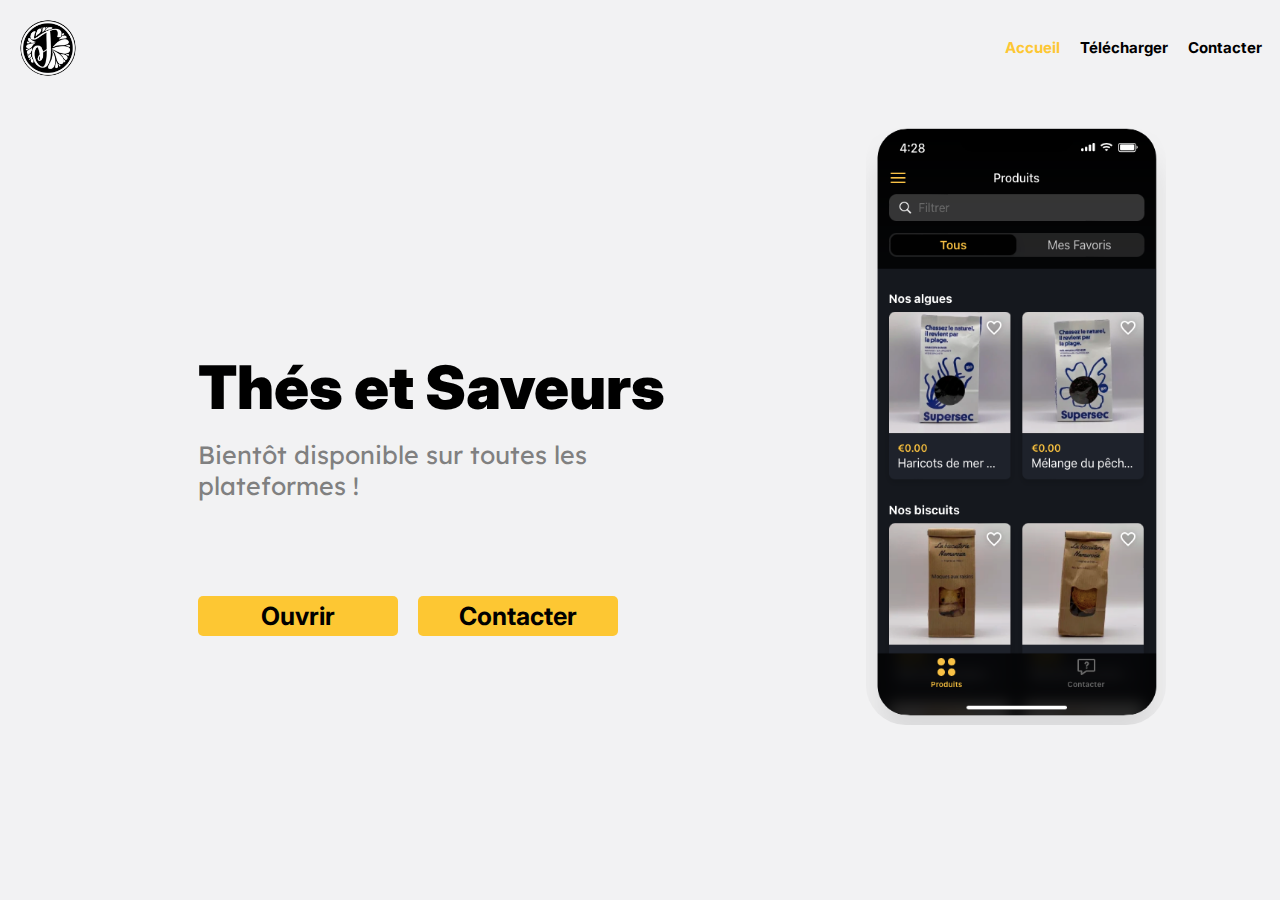
<file: index.html>
<!DOCTYPE html>
<html lang="en">
<head>
    <meta charset="UTF-8">
    <meta http-equiv="X-UA-Compatible" content="IE=edge">
    <meta name="viewport" content="width=device-width, initial-scale=1.0">
    <link rel="stylesheet" href="/css/style.css">
    <script src="/js/main.js" defer></script>
    <title>Thés Et Saveurs</title>
</head>
<body onload="document.body.style.opacity='1'">
    <div class="all">
    <a href="index.html"><img src="/images/logo.PNG" class="logo"></a>
    <p class="logo-text">Thés Et Saveurs</p>
    <div class="topnav-container">
        <a href="/index.html" class="active-nav">Accueil</a>
        <a href="/html/download.html" class="nav">Télécharger</a>
        <a href="/html/contact.html" class="nav">Contacter</a>
    </div>    
    <conteneur-main>
        <conteneur-de-gauche>
            <h1 class="title">Thés et Saveurs</h1>
            <p class="caption">Bientôt disponible sur toutes les plateformes !</p> 
            <div class="btn-container">
                <a href="https://thes-et-saveurs.glideapp.io/dl/e5a6be"><button class="btn-1">Ouvrir</button></a>
                <a href="/html/contact.html"><button class="btn-2">Contacter</button></a>
            </div>
            
        </conteneur-de-gauche>
        <conteneur-de-droit>
        <img src="/images/mockup.png" class="mockup">
       </conteneur-de-droit>
    </conteneur-main>  
    <!--
    <p id="countdown"></p>
    -->
</div>
</body>
</html>
</file>
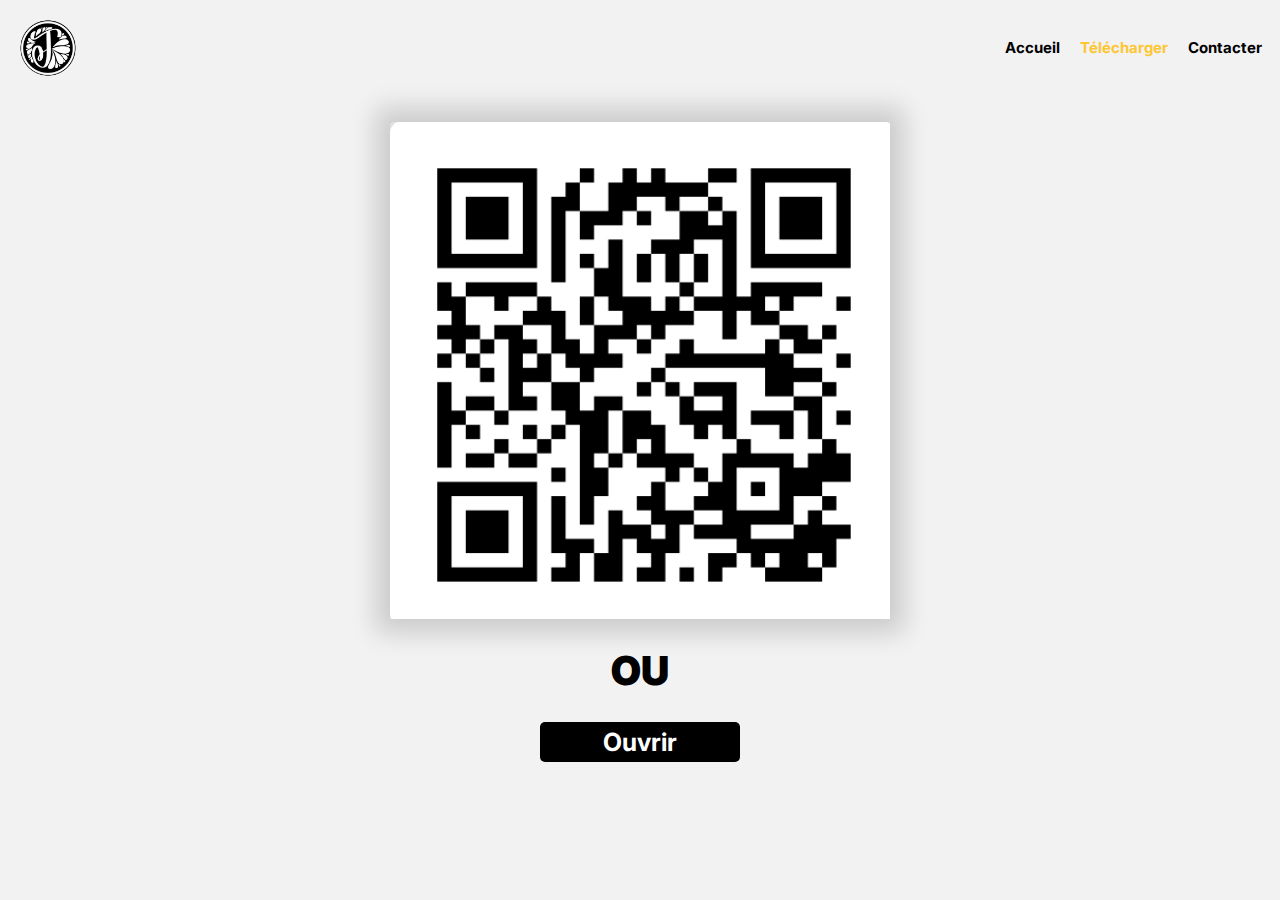
<file: html/download.html>
<!DOCTYPE html>
<html lang="en">
<head>
    <meta charset="UTF-8">
    <meta http-equiv="X-UA-Compatible" content="IE=edge">
    <meta name="viewport" content="width=device-width, initial-scale=1.0">
    <link rel="stylesheet" href="/css/style.css">
    <script src="/js/main.js" defer></script>
    <title>Thés Et Saveurs</title>
</head>
<body onload="document.body.style.opacity='1'">
    <a href="/index.html"><img src="/images/logo.PNG" class="logo"></a>
    <p class="logo-text">Thés Et Saveurs</p>
    <div class="topnav-container">
        <a href="/index.html" class="nav">Accueil</a>
        <a href="/html/download.html" class="active-nav">Télécharger</a>
        <a href="/html/contact.html" class="nav">Contacter</a>
    </div>
    <img src="/images/qr-code.jpg" class="qr-code">
    <h1 class="or">OU</h1>
    <a href="https://thes-et-saveurs.glideapp.io/dl/e5a6be"><button class="btn-3">Ouvrir</button></a>
</body>
</html>
</file>
<file: css/style.css>
@import url('https://fonts.googleapis.com/css2?family=Inter:wght@300;400;700;900&family=Lexend+Deca:wght@300;400&display=swap');

body {
    overflow: scroll;
    background: #f2f2f3;
    opacity: 0;
    transition: opacity 1s;
    -webkit-transition: opacity 1s; 
}
@keyframes fadeInAnimation {
    0% {
        opacity: 0;
    }
    100% {
        opacity: 1;
     }
}
.logo {
    width: 60px;
    position: relative;
    top: 10px;
    left: 10px;
    -webkit-user-drag: none;
    user-select: none;
    -moz-user-select: none;
    -webkit-user-select: none;
    -ms-user-select: none;
}
.logo-text {
    font-family: 'Open Sans' , sans-serif;
    display: none;
}
.nav {
    text-decoration: none;
    color: black;
    font-family: 'Inter', sans-serif;
    font-weight: 700;
    font-size: 15px;
}
.nav:hover {
    color: rgb(83, 83, 83);
}
.active-nav {
    text-decoration: none;
    color: #fdc733;
    font-family: 'Inter', sans-serif;
    font-weight: 700;
    font-size: 15px;
    cursor: pointer;
}
.topnav-container {
    display: flex;
    gap: 20px;
    position: relative;
    float: right;
    top: 30px;
    right: 10px;
}
    .mockup {
        width: 300px;
        top: 50px;
        border-radius:40px;
        position: relative;
        -webkit-user-drag: none;
        user-select: none;
        -moz-user-select: none;
        -webkit-user-select: none;
        -ms-user-select: none;
    }

.btn-container {
    display: flex;
    gap: 20px;
    position: relative;
    top: 100px;
    left: 0%;
    max-width: 420px;
    height:35%;
}
conteneur-main {
    display: flex;
    flex-direction: row;
    align-items: center;
}

conteneur-de-droit{
    display:flex;
    width: 50%;
    flex-direction: row;
    align-items: center;
    justify-content: center;
}


conteneur-de-gauche{
    display: flex;
    flex-direction: column;
    width:55%;
    margin-left: 15%;
}
.title {
    font-family: 'Inter', sans-serif;
    font-weight: 900;
    position: relative;
    top: 50px;
    font-size: 60px;
    text-align: none;
    left: 0%;
    top: 100px;



}
.caption {
    margin-top:45px;
    font-family: 'Lexend Deca', sans-serif;
    font-weight: 400;
    position: relative;
    top: 30px;
    text-align: left;
    color: rgb(92, 91, 91);
    font-size: 25px;
    position: relative;
    text-align: left;
    left: 0%;
    color: grey;
    max-width: 450px;



}
.btn-1 {
    background: #fdc733;
    color: black;
    border: none;
    border-radius: 5px;
    width: 200px;
    height: 40px;
    display: block;
    font-family: 'Inter', sans-serif;
    font-weight: 700;
    font-size: 25px;
    cursor: pointer;
    transition: background .1s;
}
.btn-2 {
    background: #fdc733;
    color: black;
    border: none;
    border-radius: 5px;
    width: 200px;
    height: 40px;
    display: block;
    font-family: 'Inter', sans-serif;
    font-weight: 700;
    font-size: 25px;
    cursor: pointer;
    transition: background .1s;
}
.btn-1:hover {
    background: #fcdb81;
}
.btn-2:hover {
    background: #fcdb81;
}
.qr-code {
    width: 500px;
    margin: auto;
    display: block;
    position: relative;
    top: 50px;
    -webkit-box-shadow: 0px 0px 24px 14px rgba(0,0,0,0.16);
    -moz-box-shadow: 0px 0px 24px 14px rgba(0,0,0,0.16);
    box-shadow: 0px 0px 24px 14px rgba(0,0,0,0.16);
    transition: width .3s;
    -webkit-user-drag: none;
    user-select: none;
    -moz-user-select: none;
    -webkit-user-select: none;
    -ms-user-select: none;
}
.or {
    text-align: center;
    font-size: 40px;
    position: relative;
    top: 50px;
    font-family: 'Inter', sans-serif;
    font-weight: 900;
    transition: width .3s;
}
.btn-3 {
    background: black;
    color: white;
    font-family: 'Inter', sans-serif;
    font-weight: 700;
    font-size: 25px;
    cursor: pointer;
    transition: background .1s;
    border: none;
    border-radius: 5px;
    width: 200px;
    height: 40px;
    margin: auto;
    display: block;
    position: relative;
    top: 50px;
    transition: width .3s;
}
a {
    text-decoration: none;
}
.title-cc {
    font-family: 'Inter', sans-serif;
    font-weight: 900;
    position: relative;
    font-size: 60px;
    left: -25%;
    top: 60px;
    text-align: center;
}
conteneur-de-gauche-cc {
    display: flex;
    flex-direction: column;
    width:55%;
    margin-left: 15%;
}
.img-1 {
    width: 630px;
    position: relative;
    left: 70%;
    top: -120px;
    -webkit-user-drag: none;
    user-select: none;
    -moz-user-select: none;
    -webkit-user-select: none;
    -ms-user-select: none;
}
.cards-container {
    display: flex;
    gap: 30px;
    justify-content: center;
    position: relative;
    top: -250px;
    text-align: center;
}
.card {
    width: 550px;
    height: 340px;
    background: white;
    -webkit-box-shadow: 0px 0px 24px 14px rgba(0,0,0,0.08);
    -moz-box-shadow: 0px 0px 24px 14px rgba(0,0,0,0.08);
    box-shadow: 0px 0px 24px 14px rgba(0,0,0,0.08);
    font-family: 'Lexend Deca', sans-serif;
    font-weight: 900;
}
i {
    color: #fdc733;
    font-size: 60px;
    cursor: pointer;
    position: relative;
    top: 30px;
}
i:hover {
    color: #fcdb81;
}
.call {
    position: relative;
    top: 10%;
}
.mail {
    position: relative;
    top: 10%;
}
.number {
    color: rgb(83, 83, 83);
    text-decoration: underline;
    font-size: 25px;
    text-align: center;
    position: relative;
    top: 130px;
}
.e-mail {
    color: rgb(83, 83, 83);
    text-decoration: underline;
    font-size: 25px;
    text-align: center;
    position: relative;
    top: 130px;
}
.social-icons-container {
    display: none;
    gap: 60px;
    justify-content: center;
    position: relative;
}
#social-icon {
    font-size: 40px;
}
@media only screen and (max-width: 768px) {
    body {
        overflow: scroll;
        height: 700px;
    }
    #cc-body {
        height: 850px;
    }
    .mockup {
        width: 200px;
        top: 10px;
    }
    conteneur-main {

        flex-direction: column-reverse;
        align-items: center;
        justify-content: center;
        width: 100%;
    }
    
    conteneur-de-gauche{
        margin-left:0%;
    }

    conteneur-de-droit {

        flex-direction: row;
        align-items: center;
        justify-content: center;
        margin: 0 auto;
        display: flex;
        width: 100%;
    }

    .title {
        font-family: 'Inter', sans-serif;
        font-weight: 900;
        font-size: 35px;
        text-align: center;
        position: relative;
        top: 0px;
    }
    .caption {
   
        font-weight: 400;
        font-size: 20px;
        position: relative;
        top: -55px;
        text-align: center;
        color: rgb(92, 91, 91);
    }
    .btn-1 {
        background: #fdc733;
        color: black;
        border: none;
        border-radius: 5px;
        width: 150px;
        height: 40px;
        display: block;
        font-family: 'Inter', sans-serif;
        font-weight: 700;
        font-size: 20px;
        cursor: pointer;
        transition: background .1s;
    }
    .btn-2 {
        background: #fdc733;
        color: black;
        border: none;
        border-radius: 5px;
        width: 150px;
        height: 40px;
        display: block;
        font-family: 'Inter', sans-serif;
        font-weight: 700;
        font-size: 20px;
        cursor: pointer;
        transition: background .1s;
    }
    .nav:hover {
        color: rgb(83, 83, 83);
    }
    .active-nav:hover {
        color: #fcdb81;
    }
    .btn-container {
        display: flex;
        gap: 20px;
        position: relative;
        top: -50px;
        left: 0%;
        max-width: 420px;
        justify-content: center;
    }

  .qr-code {
    width: 300px;
    top: 100px;
  }
  .or {
    top: 100px;
  }
  .btn-3 {
    top: 100px;
  }
  .btn-3:hover {
    background: white;
    color: black;
}
.title-cc {
    font-size: 40px;
    display: none;
}
.img-1 {
    width: 350px;
    left: 0;
    top: 20px;
}
.cards-container {
    display: grid;
    top: 40px;
}
.card {
    width: 350px;
    height: 200px;
}
i {
    font-size: 30px;
}
.call {
    font-size: 20px;
}
.mail {
    font-size: 20px;
    top: 20px;
}
.e-mail {
    font-size: 20px;
    top: 70px;
}
.number {
    top: 70px;
}
.social-icons-container {
    display: flex;
}
.img-1-container{
    display:flex;
    flex-direction: row;
    align-items: center;
    justify-content: center;
    margin: 0 auto;
    width: 100%;
}
  }
</file>
